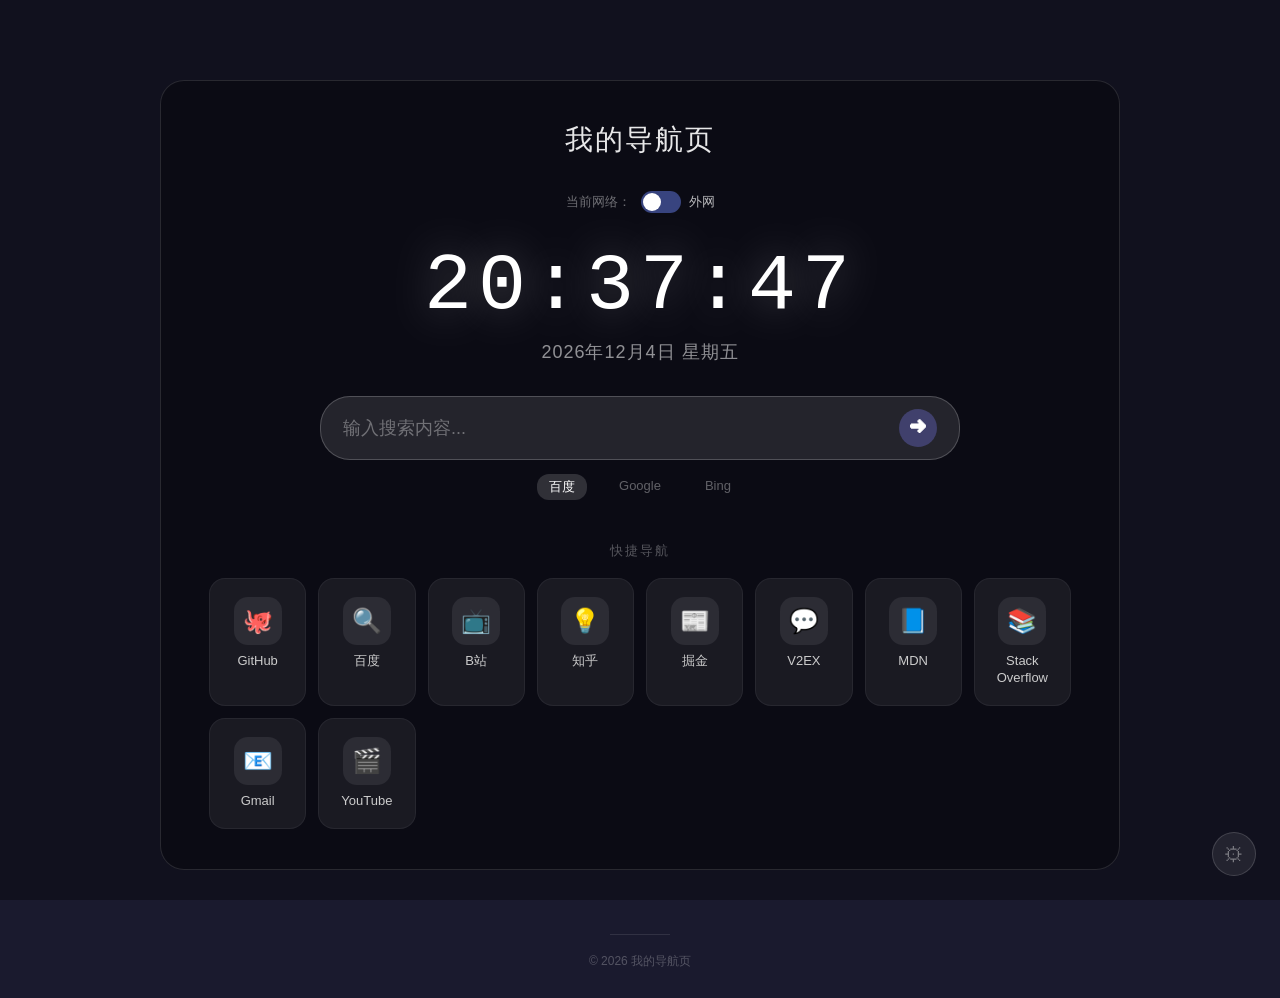
<file: index.html>
<!DOCTYPE html>
<html lang="zh-CN">
<head>
<meta charset="UTF-8">
<meta name="viewport" content="width=device-width, initial-scale=1.0">
<title id="page-title">我的导航页</title>
<link rel="stylesheet" href="css/style.css">
</head>
<body>

<!-- ===== 主面板 ===== -->
<div class="main-card">
  <div class="page-heading" id="page-heading">我的导航页</div>

  <!-- 网络模式切换 -->
  <div class="netmode-row">
    <span class="netmode-label">当前网络：</span>
    <label class="netmode-toggle" id="netmode-toggle" title="切换内外网访问地址">
      <input type="checkbox" id="netmode-cb" onchange="toggleNetworkMode()">
      <span class="netmode-switch"></span>
      <span class="netmode-text" id="netmode-text">外网</span>
    </label>
  </div>

  <div class="clock-area">
    <div id="time">00:00:00</div>
    <div id="date"></div>
  </div>

  <div class="search-area">
    <div class="search-box">
      <input id="search-input" type="text" placeholder="输入搜索内容..." onkeydown="if(event.key==='Enter')doSearch()">
      <button onclick="doSearch()">&#10140;</button>
    </div>
    <div class="search-engine">
      <span class="active" data-engine="baidu" onclick="setEngine(this)">百度</span>
      <span data-engine="google" onclick="setEngine(this)">Google</span>
      <span data-engine="bing" onclick="setEngine(this)">Bing</span>
    </div>
  </div>

  <div class="nav-section">
    <div class="nav-title">快捷导航</div>
    <div class="nav-grid" id="nav-grid"></div>
  </div>
</div>

<!-- ===== 全局页脚 ===== -->
<footer class="page-footer">
  <div class="footer-divider"></div>
  <div>&copy; <span id="footer-year"></span> <span id="footer-title">我的导航页</span></div>
  <div id="copyright-info"></div>
</footer>

<!-- ===== 管理按钮 ===== -->
<button class="admin-toggle" onclick="openAdminDialog()" title="管理">&#9881;</button>

<!-- ===== 管理弹窗 ===== -->
<div class="overlay" id="overlay" onclick="if(event.target===this)closeDialog()">
  <div class="dialog">
    <!-- 登录界面 -->
    <div id="login-form" style="padding:28px;">
      <h2 style="text-align:center;margin-bottom:24px;">&#128274; 管理员登录</h2>
      <div class="login-form">
        <p id="login-msg">请输入管理密码</p>
        <input id="pwd-input" type="password" placeholder="密码" onkeydown="if(event.key==='Enter')doLogin()">
        <div class="btn-row">
          <button class="btn-secondary" onclick="closeDialog()">取消</button>
          <button class="btn-primary" onclick="doLogin()">登录</button>
        </div>
        <div class="login-error" id="login-error">密码错误，请重试</div>
      </div>
    </div>

    <!-- 管理面板（登录后显示） -->
    <div id="admin-panel" style="display:none;flex-direction:column;flex:1;min-height:0;">
      <div class="dialog-header">
        <div class="tabs">
          <button class="tab-btn active" data-tab="settings" onclick="switchTab('settings')">页面设置</button>
          <button class="tab-btn" data-tab="nav" onclick="switchTab('nav')">导航管理</button>
        </div>
        <button class="close-btn" onclick="closeDialog()">&times;</button>
      </div>
      <div class="dialog-body">
        <div id="tab-settings">
          <div class="setting-group">
            <label>主页标题</label>
            <input id="setting-title" placeholder="我的导航页" maxlength="30">
          </div>
          <div class="setting-group">
            <label>页脚文字</label>
            <input id="setting-footer" placeholder="我的导航页" maxlength="40">
          </div>
          <div class="setting-group">
            <label>修改管理密码</label>
            <div class="pwd-change-form">
              <input id="new-pwd" type="password" placeholder="新密码（至少4位）" maxlength="64">
              <input id="new-pwd2" type="password" placeholder="确认新密码" maxlength="64">
              <button class="btn-primary btn-sm" onclick="doChangePassword()">更新密码</button>
              <span class="pwd-change-msg" id="pwd-change-msg"></span>
            </div>
          </div>
          <p class="tip" style="text-align:left;">修改后点击底部"保存全部"生效</p>
        </div>
        <div id="tab-nav" style="display:none;">
          <div id="edit-list"></div>
        </div>
      </div>
      <div class="dialog-footer">
        <button class="add-btn" onclick="addNavItem()">+ 新建导航</button>
        <button class="save-all-btn" onclick="saveAll()">保存全部</button>
      </div>
    </div>
  </div>
</div>

<!-- ===== 图标选择器弹窗 ===== -->
<div class="icon-picker-overlay" id="icon-picker-overlay">
  <div class="icon-picker">
    <div class="icon-picker-header">
      <input id="icon-search" type="text" placeholder="搜索图标..." oninput="filterIcons()">
      <select class="style-select" id="icon-style" onchange="switchIconStyle()">
        <option value="border-radius">圆角矩形</option>
        <option value="circle">圆形</option>
      </select>
      <button onclick="closeIconPicker()">&times;</button>
    </div>
    <div class="icon-picker-body">
      <div class="icon-picker-grid" id="icon-picker-grid">
        <div class="icon-picker-loading">加载图标列表中...</div>
      </div>
    </div>
  </div>
</div>

<script src="js/app.js"></script>
</body>
</html>
</file>
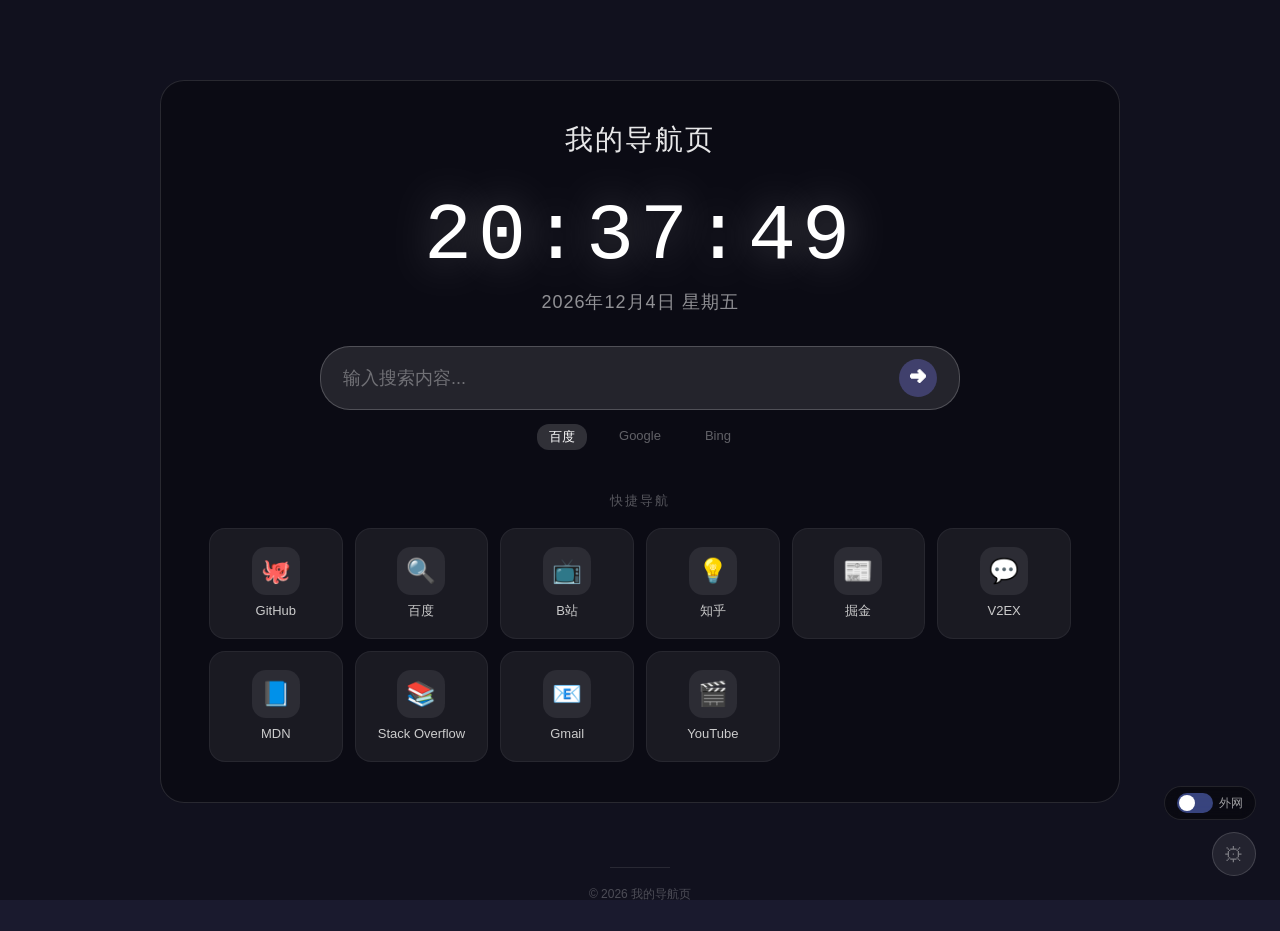
<file: frontend/index.html>
<!DOCTYPE html>
<html lang="zh-CN">
<head>
<meta charset="UTF-8">
<meta name="viewport" content="width=device-width, initial-scale=1.0">
<title id="page-title">我的导航页</title>
<link rel="icon" type="image/svg+xml" href="data:image/svg+xml,%3Csvg xmlns='http://www.w3.org/2000/svg' viewBox='0 0 64 64'%3E%3Crect width='64' height='64' rx='14' fill='%23667eea'/%3E%3Crect x='28' y='8' width='8' height='48' rx='3' fill='%23fff'/%3E%3Cpath d='M36 14 L52 22 L36 30 Z' fill='%23fff'/%3E%3Ccircle cx='32' cy='12' r='4' fill='%23ffcc00'/%3E%3C/svg%3E">
<link rel="stylesheet" href="css/style.css">
</head>
<body>

<!-- ===== 主面板 ===== -->
<div class="main-card">
  <div class="page-heading" id="page-heading">我的导航页</div>

  <div class="clock-area">
    <div id="time">00:00:00</div>
    <div id="date"></div>
  </div>

  <div class="search-area">
    <div class="search-box">
      <input id="search-input" type="text" placeholder="输入搜索内容..." onkeydown="if(event.key==='Enter')doSearch()">
      <button onclick="doSearch()">&#10140;</button>
    </div>
    <div class="search-engine">
      <span class="active" data-engine="baidu" onclick="setEngine(this)">百度</span>
      <span data-engine="google" onclick="setEngine(this)">Google</span>
      <span data-engine="bing" onclick="setEngine(this)">Bing</span>
    </div>
  </div>

  <div class="nav-section">
    <div class="nav-title">快捷导航</div>
    <div class="nav-grid" id="nav-grid"></div>
  </div>
</div>

<!-- ===== 全局页脚 ===== -->
<footer class="page-footer">
  <div class="footer-divider"></div>
  <div>&copy; <span id="footer-year"></span> <span id="footer-title">我的导航页</span></div>
  <div id="copyright-info"></div>
</footer>

<!-- ===== 网络模式切换 ===== -->
<label class="netmode-float" title="切换内外网访问地址">
  <input type="checkbox" id="netmode-cb" onchange="toggleNetworkMode()">
  <span class="netmode-switch"></span>
  <span class="netmode-text" id="netmode-text">外网</span>
</label>

<!-- ===== 管理按钮 ===== -->
<button class="admin-toggle" onclick="openAdminDialog()" title="管理">&#9881;</button>

<!-- ===== 管理弹窗 ===== -->
<div class="overlay" id="overlay" onclick="if(event.target===this)closeDialog()">
  <div class="dialog">
    <!-- 登录界面 -->
    <div id="login-form" style="padding:28px;">
      <h2 style="text-align:center;margin-bottom:24px;">&#128274; 账户登录</h2>
      <div class="login-form">
        <p id="login-msg">请输入账号密码</p>
        <input id="email-input" type="text" placeholder="邮箱" onkeydown="if(event.key==='Enter'){document.getElementById('pwd-input').focus()}">
        <input id="pwd-input" type="password" placeholder="密码" onkeydown="if(event.key==='Enter')doLogin()">
        <div class="btn-row">
          <button class="btn-secondary" onclick="showRegisterForm()">注册</button>
          <button class="btn-secondary" onclick="closeDialog()">取消</button>
          <button class="btn-primary" onclick="doLogin()">登录</button>
        </div>
        <div class="login-error" id="login-error">密码错误，请重试</div>
      </div>

      <!-- 注册表单 -->
      <div id="register-form" style="display:none;text-align:center;padding:20px 0 10px;">
        <p style="color:rgba(255,255,255,0.4);font-size:14px;margin-bottom:20px;">注册新账户</p>
        <input id="reg-email" type="text" placeholder="邮箱" style="display:block;margin:0 auto 10px;width:280px;padding:12px 16px;background:rgba(255,255,255,0.06);border:1px solid rgba(255,255,255,0.15);border-radius:10px;color:#fff;font-size:16px;text-align:center;outline:none;">
        <input id="reg-pwd" type="password" placeholder="密码（至少4位）" style="display:block;margin:0 auto 10px;width:280px;padding:12px 16px;background:rgba(255,255,255,0.06);border:1px solid rgba(255,255,255,0.15);border-radius:10px;color:#fff;font-size:16px;text-align:center;outline:none;">
        <div class="btn-row" style="display:flex;gap:12px;margin-top:20px;justify-content:center;">
          <button class="btn-secondary" onclick="hideRegisterForm()">返回登录</button>
          <button class="btn-primary" onclick="doRegister()">注册</button>
        </div>
        <div class="login-error" id="register-error" style="color:#f66;font-size:13px;margin-top:12px;display:none;"></div>
      </div>
    </div>

    <!-- 管理面板（登录后显示） -->
    <div id="admin-panel" style="display:none;flex-direction:column;flex:1;min-height:0;">
      <div class="dialog-header">
        <div class="tabs">
          <button class="tab-btn active" data-tab="nav" onclick="switchTab('nav')">导航管理</button>
          <button class="tab-btn" data-tab="settings" onclick="switchTab('settings')">页面设置</button>
        </div>
        <span class="user-badge" id="user-badge"></span>
        <button class="logout-btn" onclick="doLogout()" title="退出登录">退出</button>
        <button class="close-btn" onclick="closeDialog()">&times;</button>
      </div>
      <div class="dialog-body">
        <div id="tab-settings" style="display:none;">
          <div class="setting-group">
            <label>主页标题</label>
            <input id="setting-title" placeholder="我的导航页" maxlength="30">
          </div>
          <div class="setting-group">
            <label>页脚文字</label>
            <input id="setting-footer" placeholder="我的导航页" maxlength="40">
          </div>
          <div class="setting-group">
            <label>导航每行列数（3~10）</label>
            <input id="setting-columns" type="number" min="3" max="10" placeholder="6">
          </div>
          <div class="setting-group">
            <label>修改邮箱</label>
            <div class="pwd-change-form">
              <input id="email-pwd" type="password" placeholder="当前密码" maxlength="64" style="width:160px;">
              <input id="new-email" type="text" placeholder="新邮箱地址" maxlength="128" style="width:200px;">
              <button class="btn-primary btn-sm" onclick="doChangeEmail()">更新邮箱</button>
              <span class="pwd-change-msg" id="email-change-msg"></span>
            </div>
          </div>
          <div class="setting-group">
            <label>修改密码</label>
            <div class="pwd-change-form">
              <input id="old-pwd" type="password" placeholder="当前密码" maxlength="64">
              <input id="new-pwd" type="password" placeholder="新密码（至少4位）" maxlength="64">
              <input id="new-pwd2" type="password" placeholder="确认新密码" maxlength="64">
              <button class="btn-primary btn-sm" onclick="doChangePassword()">更新密码</button>
              <span class="pwd-change-msg" id="pwd-change-msg"></span>
            </div>
          </div>
          <div class="setting-group" id="create-user-group">
            <label>创建子账户</label>
            <div class="pwd-change-form">
              <input id="new-user-email" type="text" placeholder="子账户邮箱" maxlength="128" style="width:200px;">
              <input id="new-user-pwd" type="password" placeholder="子账户密码" maxlength="64" style="width:160px;">
              <button class="btn-primary btn-sm" onclick="doCreateUser()">创建</button>
              <span class="pwd-change-msg" id="create-user-msg"></span>
            </div>
          </div>
          <p class="tip" style="text-align:left;">修改后点击底部"保存全部"生效</p>
        </div>
        <div id="tab-nav">
          <div id="edit-list"></div>
        </div>
      </div>
      <div class="dialog-footer">
        <button class="add-btn" onclick="addNavItem()">+ 新建导航</button>
        <button class="save-all-btn" onclick="saveAll()">保存全部</button>
      </div>
    </div>
  </div>
</div>

<!-- ===== 图标选择器弹窗 ===== -->
<div class="icon-picker-overlay" id="icon-picker-overlay">
  <div class="icon-picker">
    <div class="icon-picker-header">
      <input id="icon-search" type="text" placeholder="搜索图标..." oninput="filterIcons()">
      <select class="style-select" id="icon-style" onchange="switchIconStyle()">
        <option value="border-radius">圆角矩形</option>
        <option value="circle">圆形</option>
      </select>
      <button onclick="closeIconPicker()">&times;</button>
    </div>
    <div class="icon-picker-body">
      <div class="icon-picker-grid" id="icon-picker-grid">
        <div class="icon-picker-loading">加载图标列表中...</div>
      </div>
    </div>
  </div>
</div>

<script src="js/api.js"></script>
<script src="js/app.js"></script>
</body>
</html>
</file>
<file: css/style.css>
* { margin: 0; padding: 0; box-sizing: border-box; }
body {
  font-family: -apple-system, BlinkMacSystemFont, 'Segoe UI', 'Microsoft YaHei', sans-serif;
  min-height: 100vh;
  display: flex;
  flex-direction: column;
  align-items: center;
  color: #fff;
  background: #1a1a2e center/cover no-repeat fixed;
  background-image: url(https://api.dujin.org/bing/1920.php);
  transition: background-image 1s;
}

body::before {
  content: '';
  position: fixed;
  inset: 0;
  background: rgba(0,0,0,0.35);
  z-index: -1;
}

/* ===== 主面板 ===== */
.main-card {
  margin-top: 80px;
  margin-bottom: 40px;
  background: rgba(0,0,0,0.3);
  backdrop-filter: blur(20px);
  -webkit-backdrop-filter: blur(20px);
  border: 1px solid rgba(255,255,255,0.12);
  border-radius: 24px;
  padding: 40px 48px;
  width: 960px;
  max-width: 95vw;
  flex: 1;
}

/* ===== 网络模式切换 ===== */
.netmode-row {
  display: flex;
  align-items: center;
  justify-content: center;
  gap: 10px;
  margin-bottom: 28px;
}
.netmode-label { font-size: 13px; color: rgba(255,255,255,0.4); }
.netmode-toggle {
  display: flex;
  align-items: center;
  gap: 8px;
  cursor: pointer;
  user-select: none;
}
.netmode-toggle input { display: none; }
.netmode-switch {
  width: 40px; height: 22px;
  border-radius: 11px;
  background: rgba(102,126,234,0.5);
  position: relative;
  transition: background 0.3s;
}
.netmode-switch::after {
  content: '';
  position: absolute;
  top: 2px; left: 2px;
  width: 18px; height: 18px;
  border-radius: 50%;
  background: #fff;
  transition: transform 0.3s;
}
.netmode-toggle input:checked + .netmode-switch {
  background: rgba(255,180,60,0.6);
}
.netmode-toggle input:checked + .netmode-switch::after {
  transform: translateX(18px);
}
.netmode-text {
  font-size: 13px;
  color: rgba(255,255,255,0.7);
  min-width: 2em;
}

/* ===== 页头标题 ===== */
.page-heading {
  text-align: center;
  font-size: 28px;
  font-weight: 300;
  letter-spacing: 2px;
  margin-bottom: 32px;
  color: rgba(255,255,255,0.9);
}

/* ===== 时钟 ===== */
.clock-area { text-align: center; margin-bottom: 32px; }
#time {
  font-size: 80px;
  font-weight: 200;
  letter-spacing: 6px;
  font-variant-numeric: tabular-nums;
  font-family: 'SF Mono', 'Cascadia Code', 'Consolas', monospace;
  text-shadow: 0 0 40px rgba(255,255,255,0.3);
}
#date {
  font-size: 18px;
  color: rgba(255,255,255,0.55);
  margin-top: 8px;
  letter-spacing: 1px;
}

/* ===== 搜索 ===== */
.search-area { margin-bottom: 42px; }
.search-box {
  display: flex;
  align-items: center;
  background: rgba(255,255,255,0.1);
  border: 1px solid rgba(255,255,255,0.2);
  border-radius: 30px;
  padding: 12px 22px;
  transition: border-color 0.3s, box-shadow 0.3s;
  max-width: 640px;
  margin: 0 auto;
}
.search-box:focus-within {
  border-color: rgba(130,130,255,0.6);
  box-shadow: 0 0 24px rgba(130,130,255,0.15);
}
.search-box input {
  flex: 1;
  background: transparent;
  border: none;
  outline: none;
  color: #fff;
  font-size: 18px;
  padding: 6px 0;
}
.search-box input::placeholder { color: rgba(255,255,255,0.35); }
.search-box button {
  background: rgba(130,130,255,0.3);
  border: none;
  color: #fff;
  width: 38px; height: 38px;
  border-radius: 50%;
  cursor: pointer;
  font-size: 17px;
  flex-shrink: 0;
  transition: background 0.3s;
}
.search-box button:hover { background: rgba(130,130,255,0.55); }
.search-engine {
  display: flex;
  justify-content: center;
  gap: 20px;
  margin-top: 14px;
}
.search-engine span {
  font-size: 13px;
  color: rgba(255,255,255,0.35);
  cursor: pointer;
  padding: 4px 12px;
  border-radius: 12px;
  transition: all 0.3s;
}
.search-engine span.active { color: #fff; background: rgba(255,255,255,0.15); }

/* ===== 导航区 ===== */
.nav-title {
  font-size: 13px;
  color: rgba(255,255,255,0.3);
  text-align: center;
  margin-bottom: 18px;
  letter-spacing: 2px;
}
.nav-grid {
  display: grid;
  grid-template-columns: repeat(6, 1fr);
  gap: 12px;
}
@media (min-width: 1200px) { .nav-grid { grid-template-columns: repeat(8, 1fr); } }
@media (max-width: 800px)  { .nav-grid { grid-template-columns: repeat(4, 1fr); } }
@media (max-width: 480px)  { .nav-grid { grid-template-columns: repeat(3, 1fr); } }
.nav-item {
  display: flex;
  flex-direction: column;
  align-items: center;
  gap: 8px;
  padding: 18px 8px;
  background: rgba(255,255,255,0.06);
  border: 1px solid rgba(255,255,255,0.06);
  border-radius: 16px;
  text-decoration: none;
  color: #ccc;
  transition: all 0.3s;
}
.nav-item:hover {
  background: rgba(255,255,255,0.14);
  border-color: rgba(255,255,255,0.15);
  transform: translateY(-3px);
  box-shadow: 0 8px 25px rgba(0,0,0,0.3);
}
.nav-icon {
  width: 48px; height: 48px;
  border-radius: 14px;
  display: flex;
  align-items: center;
  justify-content: center;
  font-size: 24px;
  background: rgba(255,255,255,0.08);
  overflow: hidden;
}
.nav-icon img { width: 100%; height: 100%; object-fit: contain; }
.nav-name { font-size: 13px; text-align: center; line-height: 1.3; }

/* 导航 URL 提示 */
.nav-item { position: relative; }
.nav-url-tip {
  position: absolute;
  bottom: calc(100% + 8px);
  left: 50%;
  transform: translateX(-50%);
  background: rgba(0,0,0,0.85);
  color: rgba(255,255,255,0.8);
  font-size: 11px;
  padding: 5px 10px;
  border-radius: 6px;
  white-space: nowrap;
  pointer-events: none;
  opacity: 0;
  transition: opacity 0.2s;
  z-index: 10;
  max-width: 220px;
  overflow: hidden;
  text-overflow: ellipsis;
}
.nav-url-tip::after {
  content: '';
  position: absolute;
  top: 100%;
  left: 50%;
  transform: translateX(-50%);
  border: 5px solid transparent;
  border-top-color: rgba(0,0,0,0.85);
}
.nav-item:hover .nav-url-tip { opacity: 1; }

/* 内网标识（导航卡片右上角） */
.nav-lan-badge {
  position: absolute;
  top: 6px;
  right: 8px;
  font-size: 10px;
  color: rgba(255,200,100,0.8);
  background: rgba(255,200,100,0.15);
  padding: 1px 6px;
  border-radius: 4px;
  pointer-events: none;
}
.nav-item.lan-active { border-color: rgba(255,180,60,0.25); }


/* 密码修改表单 */
.pwd-change-form {
  display: flex;
  align-items: center;
  gap: 10px;
  flex-wrap: wrap;
  max-width: 500px;
}
.pwd-change-form input {
  width: 160px !important;
  max-width: none !important;
}
.pwd-change-form .btn-sm { padding: 9px 16px; font-size: 13px; }
.pwd-change-msg {
  font-size: 12px;
  margin-left: 4px;
  transition: opacity 0.3s;
}
.pwd-change-msg.ok { color: #6f6; }
.pwd-change-msg.err { color: #f66; }

/* ===== 全局页脚 ===== */
.page-footer {
  width: 100%;
  text-align: center;
  padding: 24px 20px;
  color: rgba(255,255,255,0.25);
  font-size: 12px;
  line-height: 1.8;
}
.page-footer .footer-divider {
  width: 60px; height: 1px;
  background: rgba(255,255,255,0.1);
  margin: 0 auto 16px;
}

/* ===== 管理按钮 ===== */
.admin-toggle {
  position: fixed;
  bottom: 24px; right: 24px;
  width: 44px; height: 44px;
  border-radius: 50%;
  background: rgba(255,255,255,0.08);
  border: 1px solid rgba(255,255,255,0.15);
  color: rgba(255,255,255,0.4);
  font-size: 20px;
  cursor: pointer;
  display: flex;
  align-items: center;
  justify-content: center;
  transition: all 0.3s;
  z-index: 100;
}
.admin-toggle:hover { background: rgba(255,255,255,0.18); color: #fff; }

/* ===== 管理弹窗 ===== */
.overlay {
  display: none;
  position: fixed;
  inset: 0;
  background: rgba(0,0,0,0.65);
  backdrop-filter: blur(6px);
  -webkit-backdrop-filter: blur(6px);
  z-index: 999;
  align-items: center;
  justify-content: center;
}
.overlay.show { display: flex; }
.dialog {
  background: #1e1e30;
  border: 1px solid rgba(255,255,255,0.15);
  border-radius: 20px;
  width: 940px;
  max-width: 96vw;
  max-height: 92vh;
  display: flex;
  flex-direction: column;
  overflow: hidden;
}
.dialog-header {
  display: flex;
  align-items: center;
  padding: 20px 28px 0;
  flex-shrink: 0;
}
.dialog-header .tabs { display: flex; gap: 4px; }
.dialog-header .tab-btn {
  padding: 10px 20px;
  border: none;
  background: transparent;
  color: rgba(255,255,255,0.4);
  cursor: pointer;
  font-size: 14px;
  border-radius: 10px 10px 0 0;
  transition: all 0.3s;
}
.dialog-header .tab-btn.active {
  color: #fff;
  background: rgba(255,255,255,0.08);
}
.dialog-header .tab-btn:hover { color: #fff; }
.dialog-header .close-btn {
  margin-left: auto;
  background: transparent;
  border: none;
  color: rgba(255,255,255,0.4);
  font-size: 26px;
  cursor: pointer;
  line-height: 1;
}
.dialog-header .close-btn:hover { color: #fff; }
.dialog-body {
  padding: 20px 28px 12px;
  overflow-y: auto;
  flex: 1;
  min-height: 0;
}

.dialog-footer {
  display: flex;
  gap: 12px;
  padding: 0 28px 20px;
  flex-shrink: 0;
}
.dialog-footer button { flex: 1; }

/* 登录表单 */
.login-form { text-align: center; padding: 20px 0 10px; }
.login-form p { color: rgba(255,255,255,0.4); font-size: 14px; margin-bottom: 20px; }
.login-form input {
  width: 280px;
  padding: 12px 16px;
  background: rgba(255,255,255,0.06);
  border: 1px solid rgba(255,255,255,0.15);
  border-radius: 10px;
  color: #fff;
  font-size: 16px;
  outline: none;
  transition: border-color 0.3s;
  text-align: center;
}
.login-form input:focus { border-color: rgba(130,130,255,0.5); }
.login-form .btn-row { display: flex; gap: 12px; margin-top: 20px; justify-content: center; }
.login-form .btn-row button {
  min-width: 100px;
  padding: 11px 24px;
  border-radius: 10px;
  font-size: 15px;
  cursor: pointer;
  transition: opacity 0.3s;
  border: none;
}
.login-form .btn-row button:hover { opacity: 0.85; }
.btn-primary { background: linear-gradient(135deg, #667eea, #764ba2); color: #fff; }
.btn-secondary {
  background: rgba(255,255,255,0.08);
  color: rgba(255,255,255,0.6);
  border: 1px solid rgba(255,255,255,0.15);
}
.login-error { color: #f66; font-size: 13px; margin-top: 12px; display: none; }
.login-error.show { display: block; }

/* ===== 设置表单 ===== */
.setting-group { margin-bottom: 24px; }
.setting-group label {
  display: block;
  font-size: 13px;
  color: rgba(255,255,255,0.45);
  margin-bottom: 8px;
  letter-spacing: 1px;
}
.setting-group input {
  width: 100%;
  max-width: 400px;
  padding: 10px 14px;
  background: rgba(255,255,255,0.06);
  border: 1px solid rgba(255,255,255,0.12);
  border-radius: 10px;
  color: #fff;
  font-size: 15px;
  outline: none;
  transition: border-color 0.3s;
}
.setting-group input:focus { border-color: rgba(130,130,255,0.5); }

/* ===== 导航编辑 ===== */
.nav-edit-item {
  display: flex;
  align-items: center;
  gap: 10px;
  padding: 10px 0;
  border-bottom: 1px solid rgba(255,255,255,0.06);
  flex-wrap: wrap;
}
.nav-edit-item input {
  background: rgba(255,255,255,0.06);
  border: 1px solid rgba(255,255,255,0.1);
  border-radius: 8px;
  color: #fff;
  padding: 8px 12px;
  font-size: 14px;
  outline: none;
  transition: border-color 0.3s;
}
.nav-edit-item input:focus { border-color: rgba(130,130,255,0.5); }
.nav-edit-item input.name-input { flex: 1; min-width: 100px; }
.nav-edit-item input.url-input { flex: 1; min-width: 140px; }

/* 编辑面板 - 双URL并排 */
.nav-edit-urls { display: flex; gap: 6px; align-items: flex-start; flex: 2; min-width: 260px; }
.nav-edit-urls .url-column { display: flex; flex-direction: column; gap: 3px; flex: 1; min-width: 0; }
.nav-edit-urls .url-column input { width: 100%; }
.nav-edit-urls .url-label { font-size: 10px; color: rgba(255,255,255,0.25); white-space: nowrap; }
.nav-edit-urls .url-label.lan { color: rgba(255,180,60,0.5); }

.nav-edit-item .icon-btn {
  background: rgba(130,130,255,0.12);
  border: 1px solid rgba(130,130,255,0.2);
  color: rgba(180,180,255,0.8);
  padding: 7px 12px;
  border-radius: 8px;
  cursor: pointer;
  font-size: 13px;
  white-space: nowrap;
  transition: all 0.3s;
}
.nav-edit-item .icon-btn:hover { background: rgba(130,130,255,0.25); color: #fff; }
.nav-edit-item .icon-preview {
  width: 32px; height: 32px;
  border-radius: 6px;
  display: flex;
  align-items: center;
  justify-content: center;
  font-size: 18px;
  background: rgba(255,255,255,0.06);
  overflow: hidden;
  flex-shrink: 0;
}
.nav-edit-item .icon-preview img { width: 100%; height: 100%; object-fit: contain; }
.nav-edit-item .del-btn {
  background: transparent;
  border: none;
  color: rgba(255,100,100,0.5);
  cursor: pointer;
  font-size: 18px;
  padding: 4px 8px;
  border-radius: 6px;
  transition: all 0.3s;
  flex-shrink: 0;
}
.nav-edit-item .del-btn:hover { color: #f55; background: rgba(255,0,0,0.1); }

/* ===== 图标选择器 ===== */
.icon-picker-overlay {
  display: none;
  position: fixed;
  inset: 0;
  background: rgba(0,0,0,0.5);
  z-index: 1001;
  align-items: center;
  justify-content: center;
}
.icon-picker-overlay.show { display: flex; }
.icon-picker {
  background: #1e1e30;
  border: 1px solid rgba(255,255,255,0.15);
  border-radius: 16px;
  width: 750px;
  max-width: 95vw;
  max-height: 85vh;
  display: flex;
  flex-direction: column;
  overflow: hidden;
}
.icon-picker-header {
  display: flex;
  align-items: center;
  gap: 12px;
  padding: 16px 20px;
  border-bottom: 1px solid rgba(255,255,255,0.08);
  flex-shrink: 0;
}
.icon-picker-header input {
  flex: 1;
  background: rgba(255,255,255,0.06);
  border: 1px solid rgba(255,255,255,0.12);
  border-radius: 8px;
  color: #fff;
  padding: 8px 14px;
  font-size: 14px;
  outline: none;
}
.icon-picker-header input:focus { border-color: rgba(130,130,255,0.5); }
.icon-picker-header button {
  background: transparent;
  border: none;
  color: rgba(255,255,255,0.4);
  font-size: 22px;
  cursor: pointer;
  padding: 4px 8px;
}
.icon-picker-header button:hover { color: #fff; }
.icon-picker-header .style-select {
  background: rgba(255,255,255,0.06);
  border: 1px solid rgba(255,255,255,0.12);
  border-radius: 8px;
  color: #fff;
  padding: 8px 12px;
  font-size: 13px;
  outline: none;
  cursor: pointer;
}
.icon-picker-header .style-select option { background: #1e1e30; color: #fff; }

/* 图标网格容器 */
.icon-picker-body {
  flex: 1;
  overflow-y: auto;
  padding: 16px 20px;
}
.icon-picker-grid {
  display: grid;
  grid-template-columns: repeat(auto-fill, 72px);
  gap: 6px;
  justify-content: center;
}
.icon-picker-grid .icon-option {
  width: 72px;
  height: 72px;
  border-radius: 10px;
  display: flex;
  align-items: center;
  justify-content: center;
  cursor: pointer;
  background: rgba(255,255,255,0.05);
  border: 2px solid transparent;
  transition: border-color 0.15s, background 0.15s;
  overflow: hidden;
  flex-shrink: 0;
}
.icon-picker-grid .icon-option:hover {
  background: rgba(255,255,255,0.12);
  border-color: rgba(130,130,255,0.45);
}
.icon-picker-grid .icon-option.selected {
  border-color: #667eea;
  background: rgba(102,126,234,0.2);
}
.icon-picker-grid .icon-option img {
  width: 60px;
  height: 60px;
  object-fit: contain;
}
.icon-picker-loading,
.icon-picker-empty {
  grid-column: 1 / -1;
  text-align: center;
  padding: 48px 20px;
  color: rgba(255,255,255,0.25);
  font-size: 14px;
}

/* 加载更多按钮 */
.load-more-btn {
  display: block;
  width: 100%;
  margin-top: 12px;
  padding: 10px;
  background: rgba(130,130,255,0.1);
  border: 1px solid rgba(130,130,255,0.15);
  border-radius: 10px;
  color: rgba(180,180,255,0.6);
  font-size: 13px;
  cursor: pointer;
  transition: all 0.3s;
}
.load-more-btn:hover {
  background: rgba(130,130,255,0.2);
  color: #fff;
}

/* 图标计数提示 */
.icon-count-hint {
  text-align: center;
  color: rgba(255,255,255,0.2);
  font-size: 12px;
  margin-top: 8px;
}

.save-all-btn {
  padding: 12px;
  background: linear-gradient(135deg, #667eea, #764ba2);
  border: none;
  border-radius: 12px;
  color: #fff;
  font-size: 16px;
  cursor: pointer;
  transition: opacity 0.3s;
}
.save-all-btn:hover { opacity: 0.85; }

.add-btn {
  padding: 12px;
  background: rgba(130,130,255,0.12);
  border: 1px dashed rgba(130,130,255,0.3);
  border-radius: 12px;
  color: rgba(180,180,255,0.7);
  font-size: 14px;
  cursor: pointer;
  transition: all 0.3s;
}
.add-btn:hover { background: rgba(130,130,255,0.25); color: #fff; }

.tip {
  text-align: center;
  color: rgba(255,255,255,0.25);
  font-size: 12px;
  margin-top: 12px;
}
</file>
<file: frontend/css/style.css>
* { margin: 0; padding: 0; box-sizing: border-box; }
body {
  font-family: -apple-system, BlinkMacSystemFont, 'Segoe UI', 'Microsoft YaHei', sans-serif;
  min-height: 100vh;
  display: flex;
  flex-direction: column;
  align-items: center;
  color: #fff;
  background: #1a1a2e center/cover no-repeat fixed;
  background-image: url(https://api.dujin.org/bing/1920.php);
  transition: background-image 1s;
}

body::before {
  content: '';
  position: fixed;
  inset: 0;
  background: rgba(0,0,0,0.35);
  z-index: -1;
}

/* ===== 主面板 ===== */
.main-card {
  margin-top: 80px;
  margin-bottom: 40px;
  background: rgba(0,0,0,0.3);
  backdrop-filter: blur(20px);
  -webkit-backdrop-filter: blur(20px);
  border: 1px solid rgba(255,255,255,0.12);
  border-radius: 24px;
  padding: 40px 48px;
  width: 960px;
  max-width: 95vw;
  flex: 1;
}

/* ===== 网络模式浮窗（右下角） ===== */
.netmode-float {
  position: fixed;
  bottom: 80px; right: 24px;
  display: flex;
  align-items: center;
  gap: 6px;
  padding: 6px 12px;
  background: rgba(0,0,0,0.4);
  backdrop-filter: blur(8px);
  -webkit-backdrop-filter: blur(8px);
  border: 1px solid rgba(255,255,255,0.1);
  border-radius: 20px;
  cursor: pointer;
  user-select: none;
  z-index: 100;
  transition: background 0.3s;
}
.netmode-float:hover { background: rgba(0,0,0,0.6); }
.netmode-float input { display: none; }
.netmode-switch {
  width: 36px; height: 20px;
  border-radius: 10px;
  background: rgba(102,126,234,0.5);
  position: relative;
  transition: background 0.3s;
  flex-shrink: 0;
}
.netmode-switch::after {
  content: '';
  position: absolute;
  top: 2px; left: 2px;
  width: 16px; height: 16px;
  border-radius: 50%;
  background: #fff;
  transition: transform 0.3s;
}
.netmode-float input:checked + .netmode-switch {
  background: rgba(255,180,60,0.6);
}
.netmode-float input:checked + .netmode-switch::after {
  transform: translateX(16px);
}
.netmode-text {
  font-size: 12px;
  color: rgba(255,255,255,0.6);
  min-width: 2em;
}

/* ===== 页头标题 ===== */
.page-heading {
  text-align: center;
  font-size: 28px;
  font-weight: 300;
  letter-spacing: 2px;
  margin-bottom: 32px;
  color: rgba(255,255,255,0.9);
}

/* ===== 时钟 ===== */
.clock-area { text-align: center; margin-bottom: 32px; }
#time {
  font-size: 80px;
  font-weight: 200;
  letter-spacing: 6px;
  font-variant-numeric: tabular-nums;
  font-family: 'SF Mono', 'Cascadia Code', 'Consolas', monospace;
  text-shadow: 0 0 40px rgba(255,255,255,0.3);
}
#date {
  font-size: 18px;
  color: rgba(255,255,255,0.55);
  margin-top: 8px;
  letter-spacing: 1px;
}

/* ===== 搜索 ===== */
.search-area { margin-bottom: 42px; }
.search-box {
  display: flex;
  align-items: center;
  background: rgba(255,255,255,0.1);
  border: 1px solid rgba(255,255,255,0.2);
  border-radius: 30px;
  padding: 12px 22px;
  transition: border-color 0.3s, box-shadow 0.3s;
  max-width: 640px;
  margin: 0 auto;
}
.search-box:focus-within {
  border-color: rgba(130,130,255,0.6);
  box-shadow: 0 0 24px rgba(130,130,255,0.15);
}
.search-box input {
  flex: 1;
  background: transparent;
  border: none;
  outline: none;
  color: #fff;
  font-size: 18px;
  padding: 6px 0;
}
.search-box input::placeholder { color: rgba(255,255,255,0.35); }
.search-box button {
  background: rgba(130,130,255,0.3);
  border: none;
  color: #fff;
  width: 38px; height: 38px;
  border-radius: 50%;
  cursor: pointer;
  font-size: 17px;
  flex-shrink: 0;
  transition: background 0.3s;
}
.search-box button:hover { background: rgba(130,130,255,0.55); }
.search-engine {
  display: flex;
  justify-content: center;
  gap: 20px;
  margin-top: 14px;
}
.search-engine span {
  font-size: 13px;
  color: rgba(255,255,255,0.35);
  cursor: pointer;
  padding: 4px 12px;
  border-radius: 12px;
  transition: all 0.3s;
}
.search-engine span.active { color: #fff; background: rgba(255,255,255,0.15); }

/* ===== 导航区 ===== */
.nav-title {
  font-size: 13px;
  color: rgba(255,255,255,0.3);
  text-align: center;
  margin-bottom: 18px;
  letter-spacing: 2px;
}
.nav-grid {
  display: grid;
  grid-template-columns: repeat(6, 1fr);
  gap: 12px;
}

.nav-group-header {
  grid-column: 1 / -1;
  font-size: 14px;
  color: rgba(255,255,255,0.35);
  padding: 8px 4px 4px;
  margin-top: 12px;
  letter-spacing: 2px;
  border-bottom: 1px solid rgba(255,255,255,0.06);
}
.nav-group-header:first-child { margin-top: 0; }
@media (max-width: 800px)  { .nav-grid { grid-template-columns: repeat(4, 1fr) !important; } }
@media (max-width: 480px)  { .nav-grid { grid-template-columns: repeat(3, 1fr) !important; } }
.nav-item {
  display: flex;
  flex-direction: column;
  align-items: center;
  gap: 8px;
  padding: 18px 8px;
  background: rgba(255,255,255,0.06);
  border: 1px solid rgba(255,255,255,0.06);
  border-radius: 16px;
  text-decoration: none;
  color: #ccc;
  transition: all 0.3s;
}
.nav-item:hover {
  background: rgba(255,255,255,0.14);
  border-color: rgba(255,255,255,0.15);
  transform: translateY(-3px);
  box-shadow: 0 8px 25px rgba(0,0,0,0.3);
}
.nav-icon {
  width: 48px; height: 48px;
  border-radius: 14px;
  display: flex;
  align-items: center;
  justify-content: center;
  font-size: 24px;
  background: rgba(255,255,255,0.08);
  overflow: hidden;
}
.nav-icon img { width: 100%; height: 100%; object-fit: contain; }
.nav-name { font-size: 13px; text-align: center; line-height: 1.3; }

/* 导航 URL 提示 */
.nav-item { position: relative; }
.nav-url-tip {
  position: absolute;
  bottom: calc(100% + 8px);
  left: 50%;
  transform: translateX(-50%);
  background: rgba(0,0,0,0.85);
  color: rgba(255,255,255,0.8);
  font-size: 11px;
  padding: 5px 10px;
  border-radius: 6px;
  white-space: nowrap;
  pointer-events: none;
  opacity: 0;
  transition: opacity 0.2s;
  z-index: 10;
  max-width: 220px;
  overflow: hidden;
  text-overflow: ellipsis;
}
.nav-url-tip::after {
  content: '';
  position: absolute;
  top: 100%;
  left: 50%;
  transform: translateX(-50%);
  border: 5px solid transparent;
  border-top-color: rgba(0,0,0,0.85);
}
.nav-item:hover .nav-url-tip { opacity: 1; }

/* 内网标识（导航卡片右上角） */
.nav-lan-badge {
  position: absolute;
  top: 6px;
  right: 8px;
  font-size: 10px;
  color: rgba(255,200,100,0.8);
  background: rgba(255,200,100,0.15);
  padding: 1px 6px;
  border-radius: 4px;
  pointer-events: none;
}
.nav-item.lan-active { border-color: rgba(255,180,60,0.25); }


/* 密码修改表单 */
.pwd-change-form {
  display: flex;
  align-items: center;
  gap: 10px;
  flex-wrap: wrap;
  max-width: 500px;
}
.pwd-change-form input {
  width: 160px !important;
  max-width: none !important;
}
.pwd-change-form .btn-sm { padding: 9px 16px; font-size: 13px; }
.pwd-change-msg {
  font-size: 12px;
  margin-left: 4px;
  transition: opacity 0.3s;
}
.pwd-change-msg.ok { color: #6f6; }
.pwd-change-msg.err { color: #f66; }

/* ===== 全局页脚 ===== */
.page-footer {
  width: 100%;
  text-align: center;
  padding: 24px 20px;
  color: rgba(255,255,255,0.25);
  font-size: 12px;
  line-height: 1.8;
}
.page-footer .footer-divider {
  width: 60px; height: 1px;
  background: rgba(255,255,255,0.1);
  margin: 0 auto 16px;
}

/* ===== 管理按钮 ===== */
.admin-toggle {
  position: fixed;
  bottom: 24px; right: 24px;
  width: 44px; height: 44px;
  border-radius: 50%;
  background: rgba(255,255,255,0.08);
  border: 1px solid rgba(255,255,255,0.15);
  color: rgba(255,255,255,0.4);
  font-size: 20px;
  cursor: pointer;
  display: flex;
  align-items: center;
  justify-content: center;
  transition: all 0.3s;
  z-index: 100;
}
.admin-toggle:hover { background: rgba(255,255,255,0.18); color: #fff; }

/* ===== 管理弹窗 ===== */
.overlay {
  display: none;
  position: fixed;
  inset: 0;
  background: rgba(0,0,0,0.65);
  backdrop-filter: blur(6px);
  -webkit-backdrop-filter: blur(6px);
  z-index: 999;
  align-items: center;
  justify-content: center;
}
.overlay.show { display: flex; }
.dialog {
  background: #1e1e30;
  border: 1px solid rgba(255,255,255,0.15);
  border-radius: 20px;
  width: 940px;
  max-width: 96vw;
  max-height: 92vh;
  display: flex;
  flex-direction: column;
  overflow: hidden;
}
.dialog-header {
  display: flex;
  align-items: center;
  padding: 20px 28px 0;
  flex-shrink: 0;
}
.dialog-header .tabs { display: flex; gap: 4px; }
.dialog-header .tab-btn {
  padding: 10px 20px;
  border: none;
  background: transparent;
  color: rgba(255,255,255,0.4);
  cursor: pointer;
  font-size: 14px;
  border-radius: 10px 10px 0 0;
  transition: all 0.3s;
}
.dialog-header .tab-btn.active {
  color: #fff;
  background: rgba(255,255,255,0.08);
}
.dialog-header .tab-btn:hover { color: #fff; }
.dialog-header .user-badge {
  margin-left: auto;
  font-size: 12px;
  color: rgba(255,255,255,0.45);
  padding: 4px 10px;
  background: rgba(255,255,255,0.05);
  border-radius: 6px;
  max-width: 180px;
  overflow: hidden;
  text-overflow: ellipsis;
  white-space: nowrap;
}
.dialog-header .logout-btn {
  margin-left: auto;
  background: transparent;
  border: 1px solid rgba(255,255,255,0.12);
  color: rgba(255,255,255,0.4);
  padding: 4px 12px;
  border-radius: 6px;
  font-size: 12px;
  cursor: pointer;
  transition: all 0.3s;
}
.dialog-header .logout-btn:hover { color: #f66; border-color: rgba(255,100,100,0.4); }
.dialog-header .close-btn {
  background: transparent;
  border: none;
  color: rgba(255,255,255,0.4);
  font-size: 26px;
  cursor: pointer;
  line-height: 1;
  margin-left: 4px;
}
.dialog-header .close-btn:hover { color: #fff; }
.dialog-body {
  padding: 20px 28px 12px;
  overflow-y: auto;
  flex: 1;
  min-height: 0;
}

.dialog-footer {
  display: flex;
  gap: 12px;
  padding: 0 28px 20px;
  flex-shrink: 0;
}
.dialog-footer button { flex: 1; }

/* 登录表单 */
.login-form { text-align: center; padding: 20px 0 10px; }
.login-form p { color: rgba(255,255,255,0.4); font-size: 14px; margin-bottom: 20px; }
.login-form input {
  width: 280px;
  padding: 12px 16px;
  background: rgba(255,255,255,0.06);
  border: 1px solid rgba(255,255,255,0.15);
  border-radius: 10px;
  color: #fff;
  font-size: 16px;
  outline: none;
  transition: border-color 0.3s;
  text-align: center;
  display: block;
  margin: 0 auto 10px;
}
.login-form input:focus { border-color: rgba(130,130,255,0.5); }
.login-form .btn-row { display: flex; gap: 12px; margin-top: 20px; justify-content: center; }
.login-form .btn-row button {
  min-width: 100px;
  padding: 11px 24px;
  border-radius: 10px;
  font-size: 15px;
  cursor: pointer;
  transition: opacity 0.3s;
  border: none;
}
.login-form .btn-row button:hover { opacity: 0.85; }
.btn-primary { background: linear-gradient(135deg, #667eea, #764ba2); color: #fff; }
.btn-secondary {
  background: rgba(255,255,255,0.08);
  color: rgba(255,255,255,0.6);
  border: 1px solid rgba(255,255,255,0.15);
}
.login-error { color: #f66; font-size: 13px; margin-top: 12px; display: none; }
.login-error.show { display: block; }

/* ===== 设置表单 ===== */
.setting-group { margin-bottom: 24px; }
.setting-group label {
  display: block;
  font-size: 13px;
  color: rgba(255,255,255,0.45);
  margin-bottom: 8px;
  letter-spacing: 1px;
}
.setting-group input {
  width: 100%;
  max-width: 400px;
  padding: 10px 14px;
  background: rgba(255,255,255,0.06);
  border: 1px solid rgba(255,255,255,0.12);
  border-radius: 10px;
  color: #fff;
  font-size: 15px;
  outline: none;
  transition: border-color 0.3s;
}
.setting-group input:focus { border-color: rgba(130,130,255,0.5); }

/* ===== 导航编辑 ===== */
.nav-edit-item {
  display: flex;
  align-items: center;
  gap: 10px;
  padding: 10px 0;
  border-bottom: 1px solid rgba(255,255,255,0.06);
  flex-wrap: wrap;
}
.nav-edit-item input {
  background: rgba(255,255,255,0.06);
  border: 1px solid rgba(255,255,255,0.1);
  border-radius: 8px;
  color: #fff;
  padding: 8px 12px;
  font-size: 14px;
  outline: none;
  transition: border-color 0.3s;
}
.nav-edit-item input:focus { border-color: rgba(130,130,255,0.5); }
.nav-edit-item input.name-input { flex: 1; min-width: 100px; }
.nav-edit-item input.url-input { flex: 1; min-width: 140px; }

/* 编辑面板 - 双URL并排 */
.nav-edit-urls { display: flex; gap: 6px; align-items: flex-start; flex: 2; min-width: 260px; }
.nav-edit-urls .url-column { display: flex; flex-direction: column; gap: 3px; flex: 1; min-width: 0; }
.nav-edit-urls .url-column input { width: 100%; }
.nav-edit-urls .url-label { font-size: 10px; color: rgba(255,255,255,0.25); white-space: nowrap; }
.nav-edit-urls .url-label.lan { color: rgba(255,180,60,0.5); }

.nav-edit-item .icon-btn {
  background: rgba(130,130,255,0.12);
  border: 1px solid rgba(130,130,255,0.2);
  color: rgba(180,180,255,0.8);
  padding: 7px 12px;
  border-radius: 8px;
  cursor: pointer;
  font-size: 13px;
  white-space: nowrap;
  transition: all 0.3s;
}
.nav-edit-item .icon-btn:hover { background: rgba(130,130,255,0.25); color: #fff; }
.nav-edit-item .icon-preview {
  width: 32px; height: 32px;
  border-radius: 6px;
  display: flex;
  align-items: center;
  justify-content: center;
  font-size: 18px;
  background: rgba(255,255,255,0.06);
  overflow: hidden;
  flex-shrink: 0;
}
.nav-edit-item .icon-preview img { width: 100%; height: 100%; object-fit: contain; }
.nav-edit-item .drag-handle {
  color: rgba(255,255,255,0.2);
  cursor: grab;
  font-size: 16px;
  padding: 0 2px;
  flex-shrink: 0;
  user-select: none;
}
.nav-edit-item .drag-handle:active { cursor: grabbing; }
.nav-edit-item .group-input {
  width: 70px !important;
  min-width: auto !important;
  text-align: center;
}
.nav-edit-item .del-btn {
  background: transparent;
  border: none;
  color: rgba(255,100,100,0.5);
  cursor: pointer;
  font-size: 18px;
  padding: 4px 8px;
  border-radius: 6px;
  transition: all 0.3s;
  flex-shrink: 0;
}
.nav-edit-item .del-btn:hover { color: #f55; background: rgba(255,0,0,0.1); }

/* ===== 图标选择器 ===== */
.icon-picker-overlay {
  display: none;
  position: fixed;
  inset: 0;
  background: rgba(0,0,0,0.5);
  z-index: 1001;
  align-items: center;
  justify-content: center;
}
.icon-picker-overlay.show { display: flex; }
.icon-picker {
  background: #1e1e30;
  border: 1px solid rgba(255,255,255,0.15);
  border-radius: 16px;
  width: 750px;
  max-width: 95vw;
  max-height: 85vh;
  display: flex;
  flex-direction: column;
  overflow: hidden;
}
.icon-picker-header {
  display: flex;
  align-items: center;
  gap: 12px;
  padding: 16px 20px;
  border-bottom: 1px solid rgba(255,255,255,0.08);
  flex-shrink: 0;
}
.icon-picker-header input {
  flex: 1;
  background: rgba(255,255,255,0.06);
  border: 1px solid rgba(255,255,255,0.12);
  border-radius: 8px;
  color: #fff;
  padding: 8px 14px;
  font-size: 14px;
  outline: none;
}
.icon-picker-header input:focus { border-color: rgba(130,130,255,0.5); }
.icon-picker-header button {
  background: transparent;
  border: none;
  color: rgba(255,255,255,0.4);
  font-size: 22px;
  cursor: pointer;
  padding: 4px 8px;
}
.icon-picker-header button:hover { color: #fff; }
.icon-picker-header .style-select {
  background: rgba(255,255,255,0.06);
  border: 1px solid rgba(255,255,255,0.12);
  border-radius: 8px;
  color: #fff;
  padding: 8px 12px;
  font-size: 13px;
  outline: none;
  cursor: pointer;
}
.icon-picker-header .style-select option { background: #1e1e30; color: #fff; }

/* 图标网格容器 */
.icon-picker-body {
  flex: 1;
  overflow-y: auto;
  padding: 16px 20px;
}
.icon-picker-grid {
  display: grid;
  grid-template-columns: repeat(auto-fill, 72px);
  gap: 6px;
  justify-content: center;
}
.icon-picker-grid .icon-option {
  width: 72px;
  height: 72px;
  border-radius: 10px;
  display: flex;
  align-items: center;
  justify-content: center;
  cursor: pointer;
  background: rgba(255,255,255,0.05);
  border: 2px solid transparent;
  transition: border-color 0.15s, background 0.15s;
  overflow: hidden;
  flex-shrink: 0;
}
.icon-picker-grid .icon-option:hover {
  background: rgba(255,255,255,0.12);
  border-color: rgba(130,130,255,0.45);
}
.icon-picker-grid .icon-option.selected {
  border-color: #667eea;
  background: rgba(102,126,234,0.2);
}
.icon-picker-grid .icon-option img {
  width: 60px;
  height: 60px;
  object-fit: contain;
}
.icon-picker-loading,
.icon-picker-empty {
  grid-column: 1 / -1;
  text-align: center;
  padding: 48px 20px;
  color: rgba(255,255,255,0.25);
  font-size: 14px;
}

/* 加载更多按钮 */
.load-more-btn {
  display: block;
  width: 100%;
  margin-top: 12px;
  padding: 10px;
  background: rgba(130,130,255,0.1);
  border: 1px solid rgba(130,130,255,0.15);
  border-radius: 10px;
  color: rgba(180,180,255,0.6);
  font-size: 13px;
  cursor: pointer;
  transition: all 0.3s;
}
.load-more-btn:hover {
  background: rgba(130,130,255,0.2);
  color: #fff;
}

/* 图标计数提示 */
.icon-count-hint {
  text-align: center;
  color: rgba(255,255,255,0.2);
  font-size: 12px;
  margin-top: 8px;
}

.save-all-btn {
  padding: 12px;
  background: linear-gradient(135deg, #667eea, #764ba2);
  border: none;
  border-radius: 12px;
  color: #fff;
  font-size: 16px;
  cursor: pointer;
  transition: opacity 0.3s;
}
.save-all-btn:hover { opacity: 0.85; }

.add-btn {
  padding: 12px;
  background: rgba(130,130,255,0.12);
  border: 1px dashed rgba(130,130,255,0.3);
  border-radius: 12px;
  color: rgba(180,180,255,0.7);
  font-size: 14px;
  cursor: pointer;
  transition: all 0.3s;
}
.add-btn:hover { background: rgba(130,130,255,0.25); color: #fff; }

.tip {
  text-align: center;
  color: rgba(255,255,255,0.25);
  font-size: 12px;
  margin-top: 12px;
}
</file>
